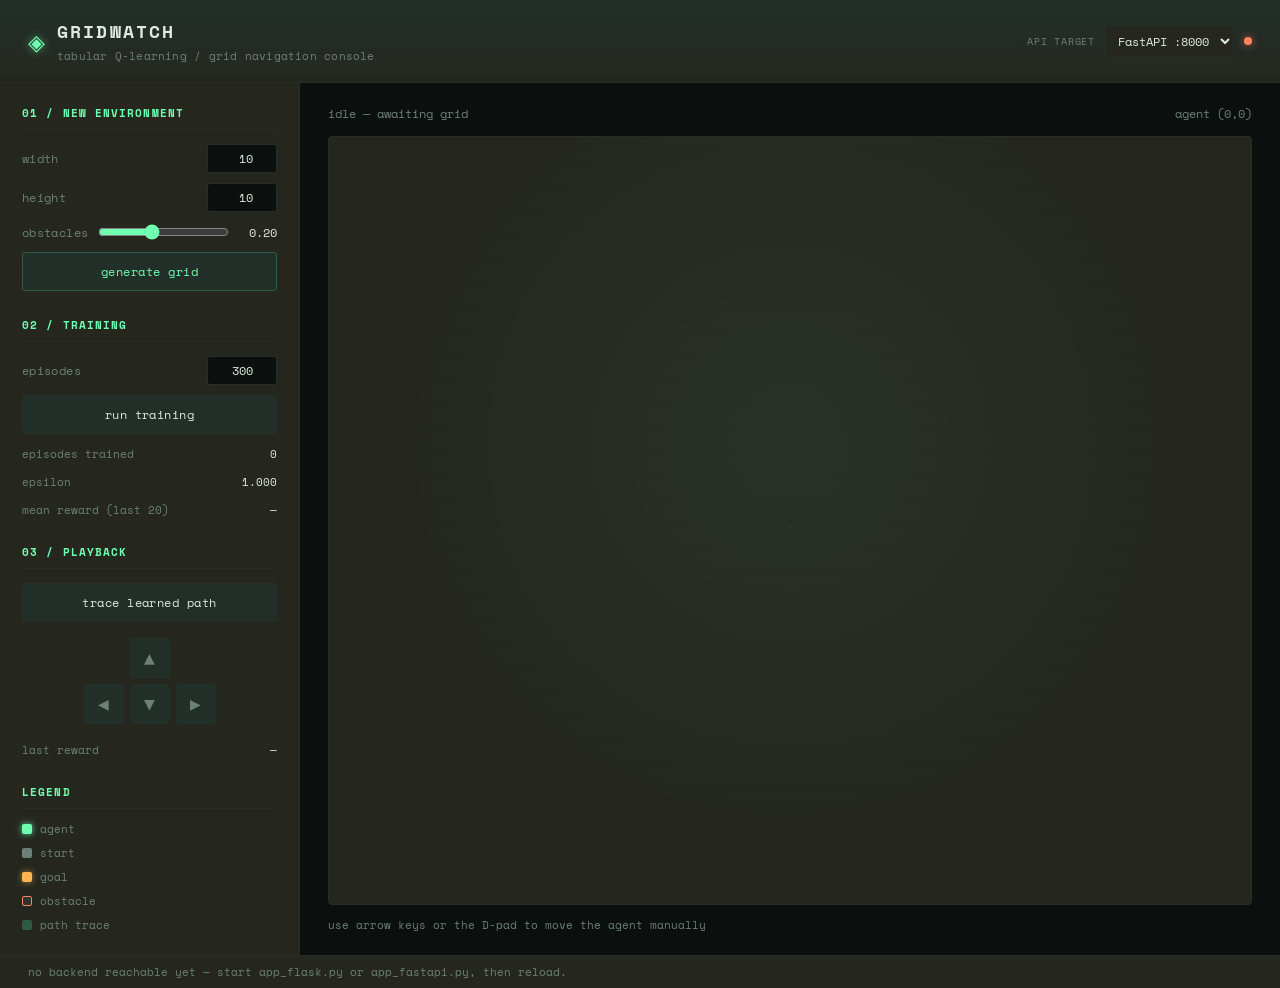
<file: DL_projects/grid_agent_project/frontend/index.html>
<!DOCTYPE html>
<html lang="en">
<head>
<meta charset="UTF-8" />
<meta name="viewport" content="width=device-width, initial-scale=1.0" />
<title>GRIDWATCH // Agent Console</title>
<link rel="preconnect" href="https://fonts.googleapis.com">
<link rel="preconnect" href="https://fonts.gstatic.com" crossorigin>
<link href="https://fonts.googleapis.com/css2?family=Space+Mono:ital,wght@0,400;0,700;1,400&family=IBM+Plex+Sans:wght@400;500;600&display=swap" rel="stylesheet">
<link rel="stylesheet" href="style.css" />
</head>
<body>

<div class="scanlines"></div>

<div class="console">

  <!-- ============ HEADER ============ -->
  <header class="topbar">
    <div class="brand">
      <span class="brand-mark">◈</span>
      <div class="brand-text">
        <h1>GRIDWATCH</h1>
        <span class="brand-sub">tabular Q-learning / grid navigation console</span>
      </div>
    </div>
    <div class="conn">
      <label for="apiBase" class="conn-label">API TARGET</label>
      <select id="apiBase">
        <option value="http://localhost:8000">FastAPI :8000</option>
        <option value="http://localhost:5000">Flask :5000</option>
      </select>
      <span id="connDot" class="conn-dot" title="connection status"></span>
    </div>
  </header>

  <!-- ============ BODY ============ -->
  <main class="body">

    <!-- ---- LEFT: control panel ---- -->
    <aside class="panel">

      <section class="panel-block">
        <h2 class="block-title">01 / new environment</h2>
        <div class="field-row">
          <label>width</label>
          <input id="cfgWidth" type="number" min="4" max="24" value="10" />
        </div>
        <div class="field-row">
          <label>height</label>
          <input id="cfgHeight" type="number" min="4" max="24" value="10" />
        </div>
        <div class="field-row">
          <label>obstacles</label>
          <input id="cfgObstacle" type="range" min="0" max="0.5" step="0.05" value="0.2" />
          <span id="cfgObstacleVal" class="field-val">0.20</span>
        </div>
        <button id="btnReset" class="btn btn-primary">generate grid</button>
      </section>

      <section class="panel-block">
        <h2 class="block-title">02 / training</h2>
        <div class="field-row">
          <label>episodes</label>
          <input id="cfgEpisodes" type="number" min="10" max="5000" value="300" />
        </div>
        <button id="btnTrain" class="btn">run training</button>
        <div class="stat-line"><span>episodes trained</span><b id="statEpisodes">0</b></div>
        <div class="stat-line"><span>epsilon</span><b id="statEpsilon">1.000</b></div>
        <div class="stat-line"><span>mean reward (last 20)</span><b id="statReward">—</b></div>
      </section>

      <section class="panel-block">
        <h2 class="block-title">03 / playback</h2>
        <button id="btnPath" class="btn">trace learned path</button>
        <div class="dpad" aria-label="manual step controls">
          <button class="dpad-btn dpad-up"    data-action="0">▲</button>
          <button class="dpad-btn dpad-left"  data-action="2">◀</button>
          <button class="dpad-btn dpad-right" data-action="3">▶</button>
          <button class="dpad-btn dpad-down"  data-action="1">▼</button>
        </div>
        <div class="stat-line"><span>last reward</span><b id="statLastReward">—</b></div>
      </section>

      <section class="panel-block legend">
        <h2 class="block-title">legend</h2>
        <div class="legend-row"><span class="swatch swatch-agent"></span> agent</div>
        <div class="legend-row"><span class="swatch swatch-start"></span> start</div>
        <div class="legend-row"><span class="swatch swatch-goal"></span> goal</div>
        <div class="legend-row"><span class="swatch swatch-obstacle"></span> obstacle</div>
        <div class="legend-row"><span class="swatch swatch-trail"></span> path trace</div>
      </section>

    </aside>

    <!-- ---- RIGHT: grid display ---- -->
    <section class="stage">
      <div class="stage-header">
        <span id="stageStatus" class="stage-status">idle — awaiting grid</span>
        <span id="stageCoords" class="stage-coords">agent (0,0)</span>
      </div>
      <div id="gridWrap" class="grid-wrap">
        <div id="grid" class="grid"></div>
      </div>
      <div class="stage-footer">
        <span>use arrow keys or the D-pad to move the agent manually</span>
      </div>
    </section>

  </main>

  <footer class="statusbar">
    <span id="logLine">system ready.</span>
  </footer>

</div>

<script src="script.js"></script>
</body>
</html>
</file>
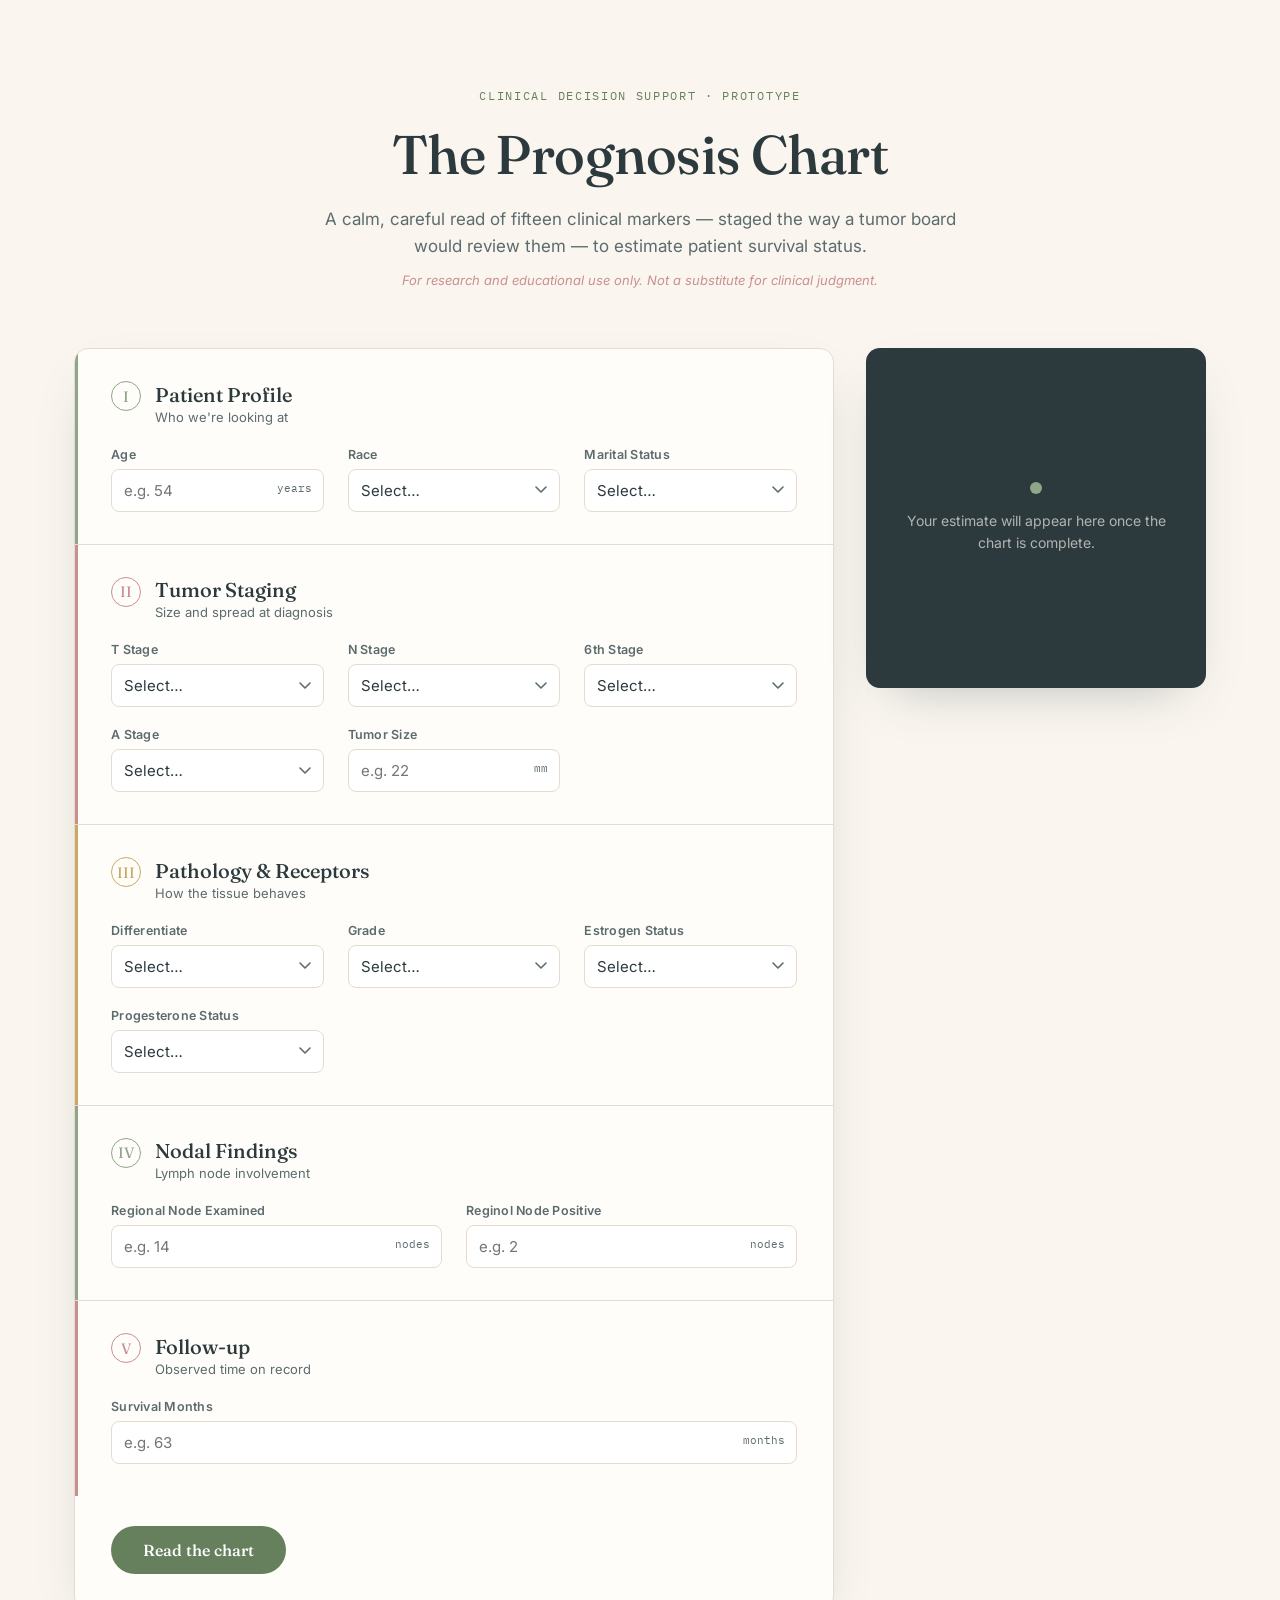
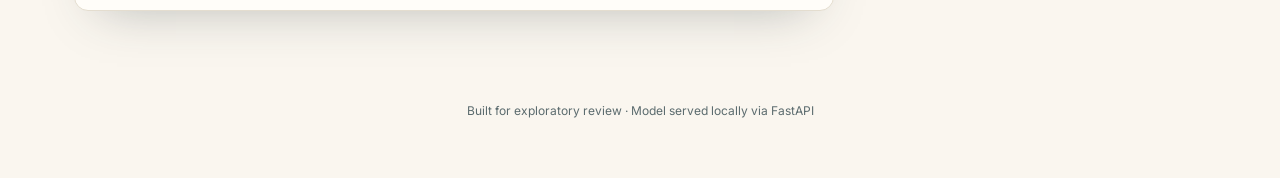
<file: DL_projects/breast_cancer/bc_index.html>
<!DOCTYPE html>
<html lang="en">
<head>
<meta charset="UTF-8" />
<meta name="viewport" content="width=device-width, initial-scale=1.0" />
<title>Prognosis Chart · Breast Cancer Outcome Estimator</title>
<link rel="preconnect" href="https://fonts.googleapis.com">
<link rel="preconnect" href="https://fonts.gstatic.com" crossorigin>
<link href="https://fonts.googleapis.com/css2?family=Fraunces:opsz,wght@9..144,400;9..144,500;9..144,600&family=Inter:wght@400;500;600;700&family=IBM+Plex+Mono:wght@400;500&display=swap" rel="stylesheet">
<link rel="stylesheet" href="bc_style.css" />
</head>
<body>
 
  <!-- ambient ECG watermark -->
  <svg class="ecg-watermark" viewBox="0 0 1200 200" preserveAspectRatio="none" aria-hidden="true">
    <path id="ecgPath" d="M0,100 L200,100 L230,100 L245,40 L260,160 L275,100 L320,100 L900,100 L930,100 L945,40 L960,160 L975,100 L1020,100 L1200,100" />
  </svg>
 
  <header class="hero">
    <p class="eyebrow">Clinical Decision Support · Prototype</p>
    <h1>The Prognosis Chart</h1>
    <p class="hero-sub">A calm, careful read of fifteen clinical markers — staged the way a tumor board would review them — to estimate patient survival status.</p>
    <p class="hero-note">For research and educational use only. Not a substitute for clinical judgment.</p>
  </header>
 
  <main class="chart-wrap">
    <form id="prognosisForm" class="chart" autocomplete="off">
 
      <!-- SECTION 1 -->
      <section class="chart-section" style="--accent:#8FA688">
        <div class="section-label">
          <span class="section-index">I</span>
          <div>
            <h2>Patient Profile</h2>
            <p>Who we're looking at</p>
          </div>
        </div>
        <div class="field-grid">
          <div class="field">
            <label for="age">Age</label>
            <input type="number" id="age" name="Age" min="18" max="110" placeholder="e.g. 54" required />
            <span class="unit">years</span>
          </div>
          <div class="field">
            <label for="race">Race</label>
            <select id="race" name="Race" required>
              <option value="" disabled selected>Select…</option>
              <option>White</option>
              <option>Black</option>
              <option>Other</option>
            </select>
          </div>
          <div class="field">
            <label for="marital">Marital Status</label>
            <select id="marital" name="Marital Status" required>
              <option value="" disabled selected>Select…</option>
              <option>Married</option>
              <option>Divorced</option>
              <option>Single</option>
              <option>Widowed</option>
              <option>Separated</option>
            </select>
          </div>
        </div>
      </section>
 
      <!-- SECTION 2 -->
      <section class="chart-section" style="--accent:#C98F8F">
        <div class="section-label">
          <span class="section-index">II</span>
          <div>
            <h2>Tumor Staging</h2>
            <p>Size and spread at diagnosis</p>
          </div>
        </div>
        <div class="field-grid">
          <div class="field">
            <label for="tstage">T Stage</label>
            <select id="tstage" name="T Stage" required>
              <option value="" disabled selected>Select…</option>
              <option>T1</option><option>T2</option><option>T3</option><option>T4</option>
            </select>
          </div>
          <div class="field">
            <label for="nstage">N Stage</label>
            <select id="nstage" name="N Stage" required>
              <option value="" disabled selected>Select…</option>
              <option>N1</option><option>N2</option><option>N3</option>
            </select>
          </div>
          <div class="field">
            <label for="sixthstage">6th Stage</label>
            <select id="sixthstage" name="6th Stage" required>
              <option value="" disabled selected>Select…</option>
              <option>IIA</option><option>IIB</option><option>IIIA</option><option>IIIB</option><option>IIIC</option>
            </select>
          </div>
          <div class="field">
            <label for="astage">A Stage</label>
            <select id="astage" name="A Stage" required>
              <option value="" disabled selected>Select…</option>
              <option>Regional</option>
              <option>Distant</option>
            </select>
          </div>
          <div class="field">
            <label for="tumorsize">Tumor Size</label>
            <input type="number" id="tumorsize" name="Tumor Size" min="0" step="0.1" placeholder="e.g. 22" required />
            <span class="unit">mm</span>
          </div>
        </div>
      </section>
 
      <!-- SECTION 3 -->
      <section class="chart-section" style="--accent:#C9A961">
        <div class="section-label">
          <span class="section-index">III</span>
          <div>
            <h2>Pathology &amp; Receptors</h2>
            <p>How the tissue behaves</p>
          </div>
        </div>
        <div class="field-grid">
          <div class="field">
            <label for="differentiate">Differentiate</label>
            <select id="differentiate" name="differentiate" required>
              <option value="" disabled selected>Select…</option>
              <option>Well differentiated</option>
              <option>Moderately differentiated</option>
              <option>Poorly differentiated</option>
              <option>Undifferentiated</option>
            </select>
          </div>
          <div class="field">
            <label for="grade">Grade</label>
            <select id="grade" name="Grade" required>
              <option value="" disabled selected>Select…</option>
              <option value="1">1</option>
              <option value="2">2</option>
              <option value="3">3</option>
              <option value="anaplastic; Grade IV">Anaplastic; Grade IV</option>
            </select>
          </div>
          <div class="field">
            <label for="estrogen">Estrogen Status</label>
            <select id="estrogen" name="Estrogen Status" required>
              <option value="" disabled selected>Select…</option>
              <option>Positive</option>
              <option>Negative</option>
            </select>
          </div>
          <div class="field">
            <label for="progesterone">Progesterone Status</label>
            <select id="progesterone" name="Progesterone Status" required>
              <option value="" disabled selected>Select…</option>
              <option>Positive</option>
              <option>Negative</option>
            </select>
          </div>
        </div>
      </section>
 
      <!-- SECTION 4 -->
      <section class="chart-section" style="--accent:#8FA688">
        <div class="section-label">
          <span class="section-index">IV</span>
          <div>
            <h2>Nodal Findings</h2>
            <p>Lymph node involvement</p>
          </div>
        </div>
        <div class="field-grid">
          <div class="field">
            <label for="nodesexamined">Regional Node Examined</label>
            <input type="number" id="nodesexamined" name="Regional Node Examined" min="0" placeholder="e.g. 14" required />
            <span class="unit">nodes</span>
          </div>
          <div class="field">
            <label for="nodespositive">Reginol Node Positive</label>
            <input type="number" id="nodespositive" name="Reginol Node Positive" min="0" placeholder="e.g. 2" required />
            <span class="unit">nodes</span>
          </div>
        </div>
      </section>
 
      <!-- SECTION 5 -->
      <section class="chart-section" style="--accent:#C98F8F">
        <div class="section-label">
          <span class="section-index">V</span>
          <div>
            <h2>Follow-up</h2>
            <p>Observed time on record</p>
          </div>
        </div>
        <div class="field-grid">
          <div class="field">
            <label for="survivalmonths">Survival Months</label>
            <input type="number" id="survivalmonths" name="Survival Months" min="0" placeholder="e.g. 63" required />
            <span class="unit">months</span>
          </div>
        </div>
      </section>
 
      <div class="submit-row">
        <button type="submit" id="submitBtn">
          <span class="btn-label">Read the chart</span>
          <span class="btn-spinner" aria-hidden="true"></span>
        </button>
        <p class="submit-hint" id="formHint"></p>
      </div>
    </form>
 
    <!-- RESULT PANEL -->
    <aside class="result-panel" id="resultPanel" aria-live="polite">
      <div class="result-empty" id="resultEmpty">
        <div class="pulse-dot"></div>
        <p>Your estimate will appear here once the chart is complete.</p>
      </div>
      <div class="result-content" id="resultContent" hidden>
        <p class="result-eyebrow">Estimated Outcome</p>
        <h3 id="resultLabel">—</h3>
        <div class="confidence-bar">
          <div class="confidence-fill" id="confidenceFill"></div>
        </div>
        <p class="confidence-text" id="confidenceText"></p>
        <p class="result-footnote">This estimate reflects statistical patterns in historical records and is not a diagnosis. Please discuss all results with a treating oncologist.</p>
      </div>
    </aside>
  </main>
 
  <footer class="site-footer">
    <p>Built for exploratory review · Model served locally via FastAPI</p>
  </footer>
 
  <script src="bc_script.js"></script>
</body>
</html>
</file>
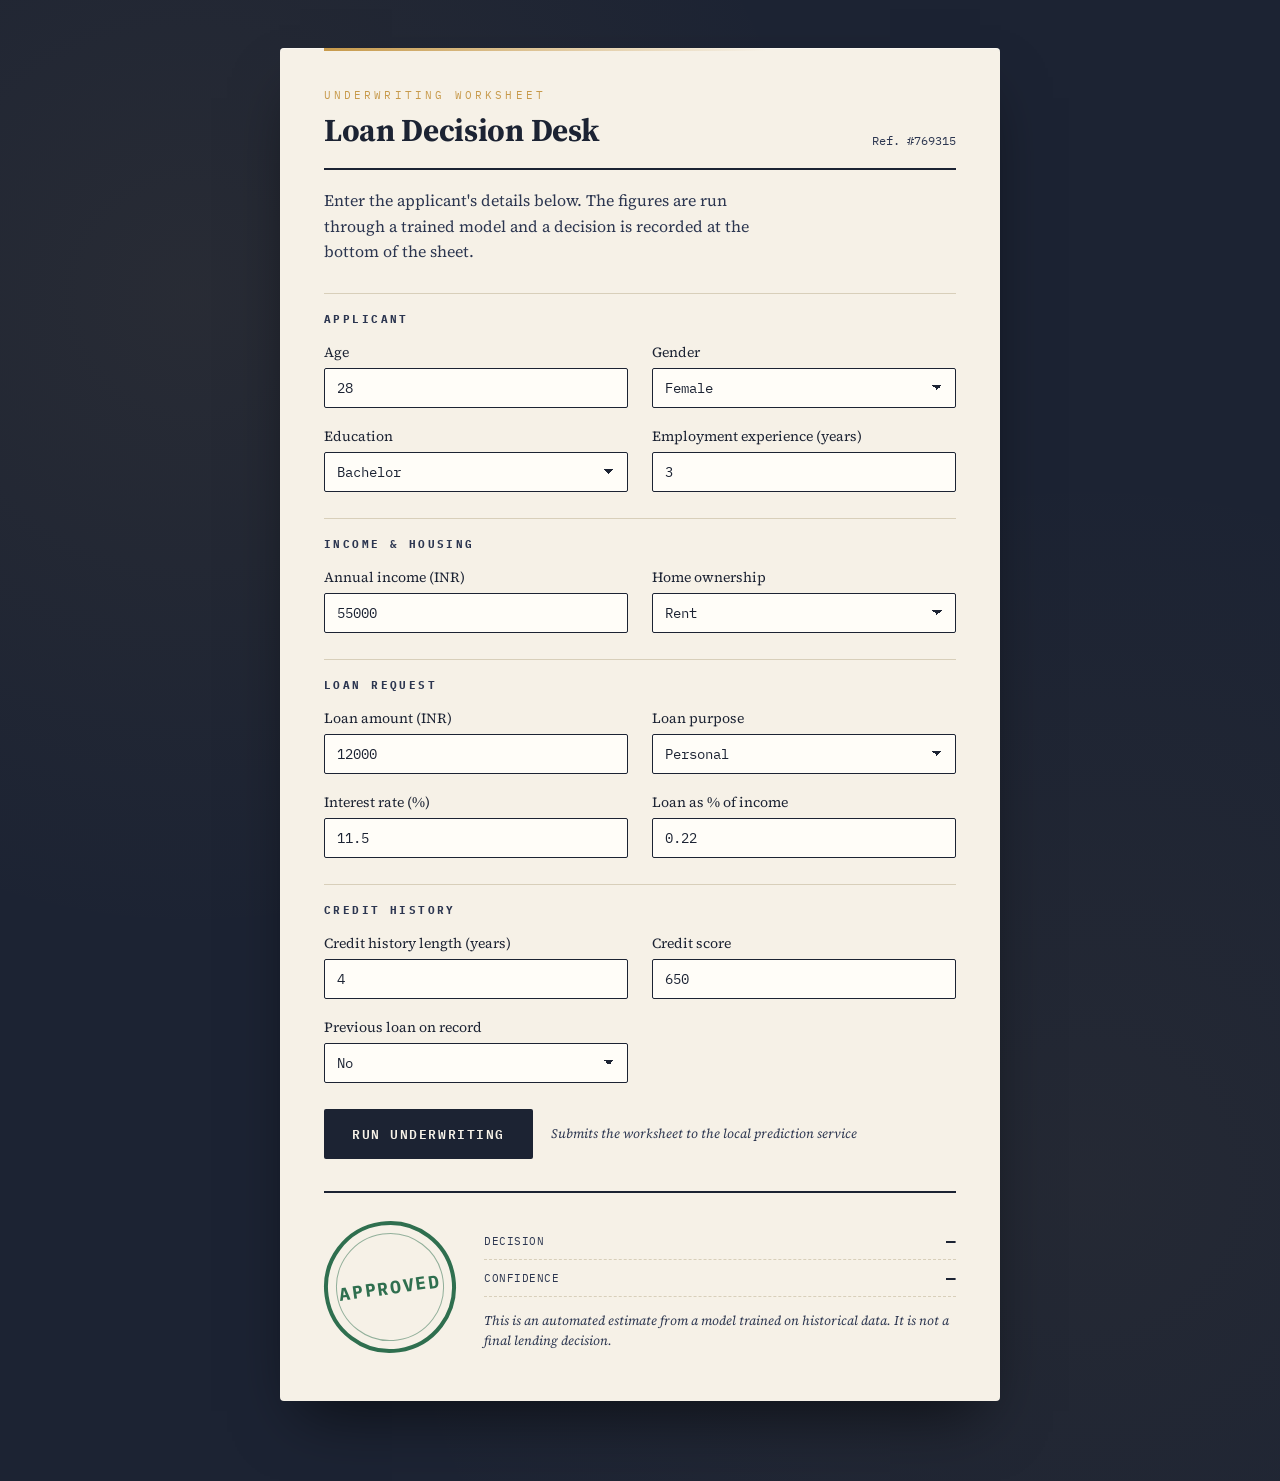
<file: ML_Projects/Loan_Approval_Model/LoanPredictor.html>
<!DOCTYPE html>
<html lang="en">
<head>
  <meta charset="UTF-8" />
  <meta name="viewport" content="width=device-width, initial-scale=1.0" />
  <title>Loan Decision Desk</title>
  <link rel="preconnect" href="https://fonts.googleapis.com">
  <link rel="preconnect" href="https://fonts.gstatic.com" crossorigin>
  <link href="https://fonts.googleapis.com/css2?family=Source+Serif+4:opsz,wght@8..60,400;8..60,600;8..60,700&family=IBM+Plex+Mono:wght@400;500;600&display=swap" rel="stylesheet">
  <link rel="stylesheet" href="style.css" />
</head>
<body>

  <div class="ledger">

    <header class="ledger__header">
      <div class="ledger__title">
        <span class="ledger__eyebrow">Underwriting Worksheet</span>
        <h1>Loan Decision Desk</h1>
      </div>
      <div class="ledger__ref" id="ref-number">Ref. — </div>
    </header>

    <p class="ledger__intro">
      Enter the applicant's details below. The figures are run through a trained
      model and a decision is recorded at the bottom of the sheet.
    </p>

    <form id="loan-form" class="form">

      <section class="form__section">
        <h2 class="form__section-title">Applicant</h2>
        <div class="form__grid">

          <div class="field">
            <label for="age">Age</label>
            <input type="number" id="age" name="Age" min="18" max="100" required value="28" />
          </div>

          <div class="field">
            <label for="gender">Gender</label>
            <select id="gender" name="Gender" required>
              <option value="female">Female</option>
              <option value="male">Male</option>
            </select>
          </div>

          <div class="field">
            <label for="education">Education</label>
            <select id="education" name="Education" required>
              <option value="High School">High School</option>
              <option value="Associate">Associate</option>
              <option value="Bachelor" selected>Bachelor</option>
              <option value="Master">Master</option>
              <option value="Doctorate">Doctorate</option>
            </select>
          </div>

          <div class="field">
            <label for="experience">Employment experience (years)</label>
            <input type="number" id="experience" name="Employee Experience" min="0" max="60" required value="3" />
          </div>

        </div>
      </section>

      <section class="form__section">
        <h2 class="form__section-title">Income &amp; housing</h2>
        <div class="form__grid">

          <div class="field">
            <label for="income">Annual income (INR)</label>
            <input type="number" id="income" name="Person Income" min="0" step="100" required value="55000" />
          </div>

          <div class="field">
            <label for="home">Home ownership</label>
            <select id="home" name="Home Onwership" required>
              <option value="RENT">Rent</option>
              <option value="MORTGAGE">Mortgage</option>
              <option value="OWN">Own</option>
              <option value="OTHER">Other</option>
            </select>
          </div>

        </div>
      </section>

      <section class="form__section">
        <h2 class="form__section-title">Loan request</h2>
        <div class="form__grid">

          <div class="field">
            <label for="loan-amount">Loan amount (INR)</label>
            <input type="number" id="loan-amount" name="Loan Amount" min="0" step="100" required value="12000" />
          </div>

          <div class="field">
            <label for="loan-intent">Loan purpose</label>
            <select id="loan-intent" name="Loan Intent" required>
              <option value="PERSONAL">Personal</option>
              <option value="EDUCATION">Education</option>
              <option value="MEDICAL">Medical</option>
              <option value="VENTURE">Venture</option>
              <option value="HOMEIMPROVEMENT">Home improvement</option>
              <option value="DEBTCONSOLIDATION">Debt consolidation</option>
            </select>
          </div>

          <div class="field">
            <label for="interest-rate">Interest rate (%)</label>
            <input type="number" id="interest-rate" name="Loan interest Rate" min="0" max="40" step="0.01" required value="11.5" />
          </div>

          <div class="field">
            <label for="loan-percentage">Loan as % of income</label>
            <input type="number" id="loan-percentage" name="Loan percentage" min="0" max="2" step="0.01" required value="0.22" />
          </div>

        </div>
      </section>

      <section class="form__section">
        <h2 class="form__section-title">Credit history</h2>
        <div class="form__grid">

          <div class="field">
            <label for="credit-history">Credit history length (years)</label>
            <input type="number" id="credit-history" name="Credit History" min="0" max="40" required value="4" />
          </div>

          <div class="field">
            <label for="credit-score">Credit score</label>
            <input type="number" id="credit-score" name="Credit Score" min="300" max="900" required value="650" />
          </div>

          <div class="field">
            <label for="previous-loan">Previous loan on record</label>
            <select id="previous-loan" name="Previous Loan" required>
              <option value="No">No</option>
              <option value="Yes">Yes</option>
            </select>
          </div>

        </div>
      </section>

      <div class="form__actions">
        <button type="submit" id="submit-btn" class="btn">Run underwriting</button>
        <span class="form__hint">Submits the worksheet to the local prediction service</span>
      </div>

    </form>

    <section id="result" class="result" hidden>
      <div class="result__stamp" id="stamp">
        <span id="stamp-text">APPROVED</span>
      </div>
      <div class="result__details">
        <p class="result__line"><span>Decision</span><strong id="decision-text">—</strong></p>
        <p class="result__line"><span>Confidence</span><strong id="confidence-text">—</strong></p>
        <p class="result__note">
          This is an automated estimate from a model trained on historical data.
          It is not a final lending decision.
        </p>
      </div>
    </section>

    <section id="error-box" class="error" hidden>
      Could not reach the prediction service. Make sure <code>app.py</code> is running
      on <code>http://127.0.0.1:8000</code>.
    </section>

  </div>

  <script src="script.js"></script>
</body>
</html>
</file>
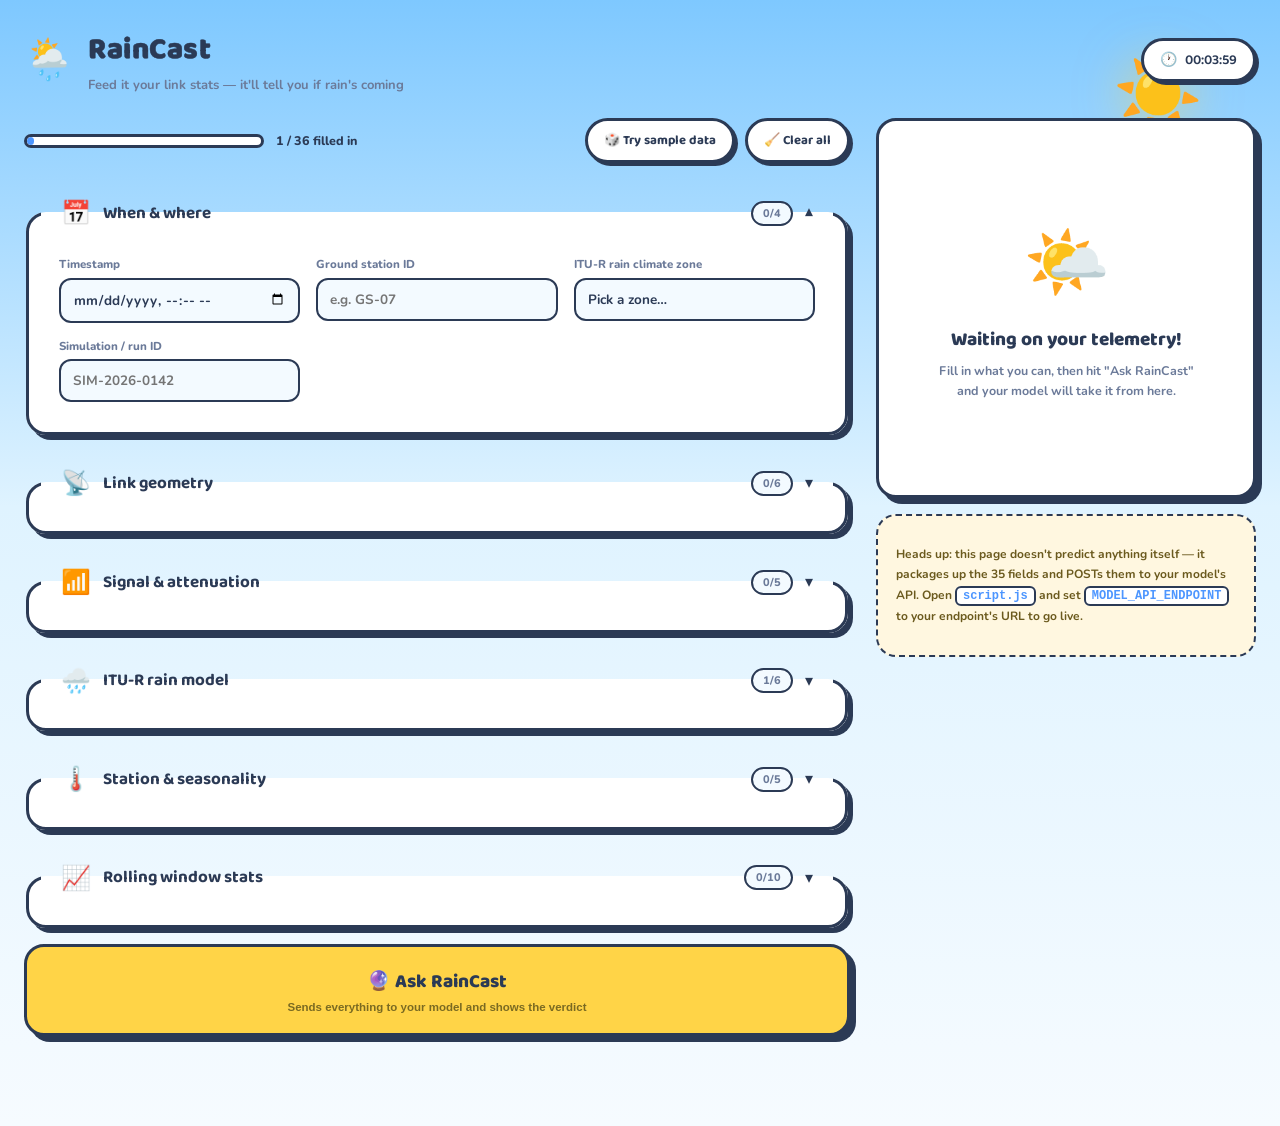
<file: ML_Projects/Raining_Rate/frontend/rain.html>
<!DOCTYPE html>
<html lang="en">
<head>
<meta charset="UTF-8">
<meta name="viewport" content="width=device-width, initial-scale=1.0">
<title>RainCast — Will It Rain?</title>
<link rel="preconnect" href="https://fonts.googleapis.com">
<link href="https://fonts.googleapis.com/css2?family=Baloo+2:wght@500;600;700;800&family=Nunito:wght@400;600;700;800&display=swap" rel="stylesheet">
<link rel="stylesheet" href="rain_s.css">
</head>
<body>

<div class="sky" aria-hidden="true">
  <div class="cloud cloud--1">☁️</div>
  <div class="cloud cloud--2">☁️</div>
  <div class="cloud cloud--3">☁️</div>
  <div class="sun" id="bgSun">☀️</div>
  <div class="drops" id="bgDrops"></div>
</div>

<header class="top">
  <div class="top-inner">
    <div class="logo">
      <span class="logo-badge">🌦️</span>
      <div>
        <h1>RainCast</h1>
        <p>Feed it your link stats — it'll tell you if rain's coming</p>
      </div>
    </div>
    <div class="mood-chip" id="clockChip">
      <span>🕐</span>
      <span id="clockText">--:--:--</span>
    </div>
  </div>
</header>

<main class="layout">

  <section class="form-col">
    <div class="toolbar">
      <div class="progress-wrap">
        <div class="progress-track"><div class="progress-fill" id="progressFill"></div></div>
        <span class="progress-text"><span id="filledCount">0</span> / <span id="totalCount">35</span> filled in</span>
      </div>
      <div class="toolbar-actions">
        <button type="button" class="btn btn--ghost" id="sampleBtn">🎲 Try sample data</button>
        <button type="button" class="btn btn--ghost" id="resetBtn">🧹 Clear all</button>
      </div>
    </div>

    <form id="predictForm" autocomplete="off">

      <!-- SECTION 1 -->
      <fieldset class="panel" data-panel="meta">
        <legend class="panel-legend">
          <button type="button" class="panel-toggle" aria-expanded="true">
            <span class="panel-icon">📅</span>
            <span class="panel-title">When &amp; where</span>
            <span class="panel-count" data-count-for="meta">0/4</span>
            <span class="chev">▾</span>
          </button>
        </legend>
        <div class="panel-body">
          <div class="field">
            <label for="timestamp">Timestamp</label>
            <input type="datetime-local" id="timestamp" name="timestamp" data-field>
          </div>
          <div class="field">
            <label for="station">Ground station ID</label>
            <input type="text" id="station" name="station" placeholder="e.g. GS-07" data-field>
          </div>
          <div class="field">
            <label for="climate">ITU-R rain climate zone</label>
            <select id="climate" name="climate" data-field>
              <option value="">Pick a zone…</option>
              <option>A</option><option>B</option><option>C</option><option>D</option>
              <option>E</option><option>F</option><option>G</option><option>H</option>
              <option>J</option><option>K</option><option>L</option><option>M</option>
              <option>N</option><option>P</option><option>Q</option>
            </select>
          </div>
          <div class="field">
            <label for="simulation_id">Simulation / run ID</label>
            <input type="text" id="simulation_id" name="simulation_id" placeholder="SIM-2026-0142" data-field>
          </div>
        </div>
      </fieldset>

      <!-- SECTION 2 -->
      <fieldset class="panel" data-panel="geometry">
        <legend class="panel-legend">
          <button type="button" class="panel-toggle" aria-expanded="false">
            <span class="panel-icon">📡</span>
            <span class="panel-title">Link geometry</span>
            <span class="panel-count" data-count-for="geometry">0/6</span>
            <span class="chev">▾</span>
          </button>
        </legend>
        <div class="panel-body is-collapsed">
          <div class="field">
            <label for="carrier_frequency_ghz">Carrier frequency <em>(GHz)</em></label>
            <input type="number" step="0.01" id="carrier_frequency_ghz" name="carrier_frequency_ghz" placeholder="20.2" data-field>
          </div>
          <div class="field">
            <label for="frequency_ghz">Link frequency <em>(GHz)</em></label>
            <input type="number" step="0.01" id="frequency_ghz" name="frequency_ghz" placeholder="20.2" data-field>
          </div>
          <div class="field">
            <label for="elevation_angle_deg">Elevation angle <em>(°)</em></label>
            <input type="number" step="0.1" min="0" max="90" id="elevation_angle_deg" name="elevation_angle_deg" placeholder="42.5" data-field>
          </div>
          <div class="field">
            <label for="slant_range_km">Slant range <em>(km)</em></label>
            <input type="number" step="0.1" id="slant_range_km" name="slant_range_km" placeholder="38500" data-field>
          </div>
          <div class="field">
            <label for="rain_height_km">Rain height <em>(km)</em></label>
            <input type="number" step="0.01" id="rain_height_km" name="rain_height_km" placeholder="3.6" data-field>
          </div>
          <div class="field">
            <label for="effective_path_length_km">Effective path length <em>(km)</em></label>
            <input type="number" step="0.01" id="effective_path_length_km" name="effective_path_length_km" placeholder="5.2" data-field>
          </div>
        </div>
      </fieldset>

      <!-- SECTION 3 -->
      <fieldset class="panel" data-panel="signal">
        <legend class="panel-legend">
          <button type="button" class="panel-toggle" aria-expanded="false">
            <span class="panel-icon">📶</span>
            <span class="panel-title">Signal &amp; attenuation</span>
            <span class="panel-count" data-count-for="signal">0/5</span>
            <span class="chev">▾</span>
          </button>
        </legend>
        <div class="panel-body is-collapsed">
          <div class="field">
            <label for="received_snr_db">Received SNR <em>(dB)</em></label>
            <input type="number" step="0.01" id="received_snr_db" name="received_snr_db" placeholder="14.2" data-field>
          </div>
          <div class="field">
            <label for="fspl_db">Free-space path loss <em>(dB)</em></label>
            <input type="number" step="0.01" id="fspl_db" name="fspl_db" placeholder="210.4" data-field>
          </div>
          <div class="field">
            <label for="gaseous_attenuation_db">Gaseous attenuation <em>(dB)</em></label>
            <input type="number" step="0.01" id="gaseous_attenuation_db" name="gaseous_attenuation_db" placeholder="0.8" data-field>
          </div>
          <div class="field">
            <label for="excess_attenuation_db">Excess attenuation <em>(dB)</em></label>
            <input type="number" step="0.01" id="excess_attenuation_db" name="excess_attenuation_db" placeholder="2.1" data-field>
          </div>
          <div class="field">
            <label for="specific_attenuation_db_per_km">Specific attenuation <em>(dB/km)</em></label>
            <input type="number" step="0.001" id="specific_attenuation_db_per_km" name="specific_attenuation_db_per_km" placeholder="0.42" data-field>
          </div>
        </div>
      </fieldset>

      <!-- SECTION 4 -->
      <fieldset class="panel" data-panel="itu">
        <legend class="panel-legend">
          <button type="button" class="panel-toggle" aria-expanded="false">
            <span class="panel-icon">🌧️</span>
            <span class="panel-title">ITU-R rain model</span>
            <span class="panel-count" data-count-for="itu">0/6</span>
            <span class="chev">▾</span>
          </button>
        </legend>
        <div class="panel-body is-collapsed">
          <div class="field">
            <label for="itu_k">ITU-R P.838 coefficient <em>k</em></label>
            <input type="number" step="0.0001" id="itu_k" name="itu_k" placeholder="0.0751" data-field>
          </div>
          <div class="field">
            <label for="itu_alpha">ITU-R P.838 coefficient <em>α</em></label>
            <input type="number" step="0.0001" id="itu_alpha" name="itu_alpha" placeholder="1.099" data-field>
          </div>
          <div class="field">
            <label for="itu_R001">Rain rate exceeded 0.01% of time, R₀.₀₁ <em>(mm/hr)</em></label>
            <input type="number" step="0.1" id="itu_R001" name="itu_R001" placeholder="42" data-field>
          </div>
          <div class="field">
            <label for="itu_P_rain">Probability of rain, P<sub>rain</sub></label>
            <input type="number" step="0.001" min="0" max="1" id="itu_P_rain" name="itu_P_rain" placeholder="0.18" data-field>
          </div>
          <div class="field">
            <label for="rain_rate_mm_per_hr">Instantaneous rain rate <em>(mm/hr)</em></label>
            <input type="number" step="0.1" id="rain_rate_mm_per_hr" name="rain_rate_mm_per_hr" placeholder="6.5" data-field>
          </div>
          <div class="field field--toggle">
            <label for="rain_event">Rain gauge flag (ground truth, if known)</label>
            <div class="toggle-row">
              <button type="button" class="toggle-switch" id="rain_event_toggle" data-state="0" role="switch" aria-checked="false">
                <span class="toggle-knob">☀️</span>
              </button>
              <span class="toggle-state" id="rain_event_label">No / unknown</span>
              <input type="hidden" id="rain_event" name="rain_event" value="0" data-field>
            </div>
          </div>
        </div>
      </fieldset>

      <!-- SECTION 5 -->
      <fieldset class="panel" data-panel="env">
        <legend class="panel-legend">
          <button type="button" class="panel-toggle" aria-expanded="false">
            <span class="panel-icon">🌡️</span>
            <span class="panel-title">Station &amp; seasonality</span>
            <span class="panel-count" data-count-for="env">0/5</span>
            <span class="chev">▾</span>
          </button>
        </legend>
        <div class="panel-body is-collapsed">
          <div class="field">
            <label for="gs_latitude">Station latitude <em>(°)</em></label>
            <input type="number" step="0.0001" min="-90" max="90" id="gs_latitude" name="gs_latitude" placeholder="28.6139" data-field>
          </div>
          <div class="field">
            <label for="gs_humidity">Surface humidity <em>(%)</em></label>
            <input type="number" step="0.1" min="0" max="100" id="gs_humidity" name="gs_humidity" placeholder="78" data-field>
          </div>
          <div class="field">
            <label for="gs_wv">Water vapor content <em>(kg/m²)</em></label>
            <input type="number" step="0.01" id="gs_wv" name="gs_wv" placeholder="34.2" data-field>
          </div>
          <div class="field field--pair">
            <label>Seasonal phase (from timestamp)</label>
            <div class="pair-row">
              <input type="number" step="0.0001" min="-1" max="1" id="season_sin" name="season_sin" placeholder="sin" data-field>
              <input type="number" step="0.0001" min="-1" max="1" id="season_cos" name="season_cos" placeholder="cos" data-field>
              <button type="button" class="btn btn--mini" id="deriveSeason">✨ Derive</button>
            </div>
          </div>
        </div>
      </fieldset>

      <!-- SECTION 6 -->
      <fieldset class="panel" data-panel="rolling">
        <legend class="panel-legend">
          <button type="button" class="panel-toggle" aria-expanded="false">
            <span class="panel-icon">📈</span>
            <span class="panel-title">Rolling window stats</span>
            <span class="panel-count" data-count-for="rolling">0/10</span>
            <span class="chev">▾</span>
          </button>
        </legend>
        <div class="panel-body is-collapsed">
          <div class="field">
            <label for="snr_roll_mean_5min">SNR rolling mean, 5min <em>(dB)</em></label>
            <input type="number" step="0.01" id="snr_roll_mean_5min" name="snr_roll_mean_5min" placeholder="13.9" data-field>
          </div>
          <div class="field">
            <label for="snr_roll_std_5min">SNR rolling std, 5min <em>(dB)</em></label>
            <input type="number" step="0.01" id="snr_roll_std_5min" name="snr_roll_std_5min" placeholder="0.6" data-field>
          </div>
          <div class="field">
            <label for="snr_roll_max_5min">SNR rolling max, 5min <em>(dB)</em></label>
            <input type="number" step="0.01" id="snr_roll_max_5min" name="snr_roll_max_5min" placeholder="15.1" data-field>
          </div>
          <div class="field">
            <label for="snr_roll_min_5min">SNR rolling min, 5min <em>(dB)</em></label>
            <input type="number" step="0.01" id="snr_roll_min_5min" name="snr_roll_min_5min" placeholder="12.4" data-field>
          </div>
          <div class="field">
            <label for="snr_roll_mean_30min">SNR rolling mean, 30min <em>(dB)</em></label>
            <input type="number" step="0.01" id="snr_roll_mean_30min" name="snr_roll_mean_30min" placeholder="14.0" data-field>
          </div>
          <div class="field">
            <label for="snr_roll_std_30min">SNR rolling std, 30min <em>(dB)</em></label>
            <input type="number" step="0.01" id="snr_roll_std_30min" name="snr_roll_std_30min" placeholder="0.9" data-field>
          </div>
          <div class="field">
            <label for="attenuation_roll_mean">Attenuation rolling mean <em>(dB)</em></label>
            <input type="number" step="0.01" id="attenuation_roll_mean" name="attenuation_roll_mean" placeholder="1.8" data-field>
          </div>
          <div class="field">
            <label for="attenuation_roll_std">Attenuation rolling std <em>(dB)</em></label>
            <input type="number" step="0.01" id="attenuation_roll_std" name="attenuation_roll_std" placeholder="0.4" data-field>
          </div>
          <div class="field">
            <label for="attenuation_delta">Attenuation delta <em>(dB)</em></label>
            <input type="number" step="0.01" id="attenuation_delta" name="attenuation_delta" placeholder="0.3" data-field>
          </div>
          <div class="field">
            <label for="snr_delta">SNR delta <em>(dB)</em></label>
            <input type="number" step="0.01" id="snr_delta" name="snr_delta" placeholder="-0.5" data-field>
          </div>
        </div>
      </fieldset>

      <button type="submit" class="predict-btn" id="predictBtn">
        <span class="predict-btn-label">🔮 Ask RainCast</span>
        <span class="predict-btn-sub">Sends everything to your model and shows the verdict</span>
      </button>
    </form>
  </section>

  <aside class="result-col">
    <div class="result-card" id="resultCard">

      <div class="result-empty" id="resultEmpty">
        <div class="empty-character">🌤️</div>
        <p class="result-empty-title">Waiting on your telemetry!</p>
        <p class="result-empty-sub">Fill in what you can, then hit "Ask RainCast" and your model will take it from here.</p>
      </div>

      <div class="result-live is-hidden" id="resultLive">
        <div class="character-stage">
          <div class="character" id="character">🌤️</div>
          <div class="fall-drops" id="fallDrops"></div>
        </div>
        <p class="verdict-word" id="verdictWord">—</p>
        <p class="verdict-conf" id="verdictConf">0% confidence</p>
        <p class="verdict-caption" id="verdictCaption">—</p>
        <div class="reasons" id="reasons"></div>
      </div>

      <div class="result-error is-hidden" id="resultError">
        <div class="empty-character">🥴</div>
        <p class="result-empty-title" id="errorTitle">Couldn't reach your model</p>
        <p class="result-empty-sub" id="errorSub">Check the console for details.</p>
      </div>

    </div>

    <div class="notice">
      <p><strong>Heads up:</strong> this page doesn't predict anything itself — it packages up the 35 fields and POSTs them to <strong>your</strong> model's API. Open <code>script.js</code> and set <code>MODEL_API_ENDPOINT</code> to your endpoint's URL to go live.</p>
    </div>
  </aside>

</main>

<script src="rain_j.js"></script>
</body>
</html>
</file>
<file: DL_projects/grid_agent_project/frontend/style.css>
/* ==========================================================================
   GRIDWATCH — design tokens
   Palette: near-black phosphor console. Primary signal = green (#6FFFB0),
   alert/goal signal = amber (#FFB454). Everything else stays quiet.
   Type: Space Mono for structure/data, IBM Plex Sans for prose.
   ========================================================================== */
:root {
  --bg:            #0B0F0E;
  --panel:         #25271f;
  --panel-raised:  #222f29;
  --line:          #223029;
  --grid-line:     #1B2521;
  --text:          #DCEAE1;
  --text-muted:    #6B8177;
  --green:         #6FFFB0;
  --green-dim:     #2E5B45;
  --amber:         #FFB454;
  --red:           #ff845e;

  --font-mono: 'Space Mono', 'SFMono-Regular', monospace;
  --font-body: 'IBM Plex Sans', system-ui, sans-serif;
}

* { box-sizing: border-box; }

html, body {
  margin: 0;
  padding: 0;
  background: var(--bg);
  color: var(--text);
  font-family: var(--font-body);
  height: 100%;
}

button, input, select { font-family: inherit; }

/* subtle CRT scanline overlay — signature texture, kept faint */
.scanlines {
  pointer-events: none;
  position: fixed;
  inset: 0;
  z-index: 50;
  background: repeating-linear-gradient(
    to bottom,
    rgba(255,255,255,0.012) 0px,
    rgba(255,255,255,0.012) 1px,
    transparent 1px,
    transparent 3px
  );
  mix-blend-mode: overlay;
}

.console {
  min-height: 100vh;
  display: flex;
  flex-direction: column;
}

/* ---------------------------------- header ---------------------------------- */
.topbar {
  display: flex;
  align-items: center;
  justify-content: space-between;
  padding: 18px 28px;
  border-bottom: 1px solid var(--line);
  background: linear-gradient(to bottom, var(--panel-raised), var(--panel));
}

.brand { display: flex; align-items: center; gap: 12px; }

.brand-mark {
  font-size: 22px;
  color: var(--green);
  text-shadow: 0 0 10px rgba(111,255,176,0.55);
}

.brand-text h1 {
  margin: 0;
  font-family: var(--font-mono);
  font-size: 18px;
  letter-spacing: 0.12em;
  color: var(--text);
}

.brand-sub {
  font-family: var(--font-mono);
  font-size: 11px;
  color: var(--text-muted);
  letter-spacing: 0.02em;
}

.conn { display: flex; align-items: center; gap: 10px; }

.conn-label {
  font-family: var(--font-mono);
  font-size: 10px;
  color: var(--text-muted);
  letter-spacing: 0.08em;
}

#apiBase {
  background: var(--panel);
  color: var(--text);
  border: 1px solid var(--line);
  border-radius: 3px;
  padding: 6px 8px;
  font-family: var(--font-mono);
  font-size: 12px;
}

.conn-dot {
  width: 8px;
  height: 8px;
  border-radius: 50%;
  background: var(--text-muted);
  box-shadow: 0 0 6px rgba(0,0,0,0);
  transition: background 0.2s, box-shadow 0.2s;
}
.conn-dot.online  { background: var(--green); box-shadow: 0 0 8px rgba(111,255,176,0.7); }
.conn-dot.offline { background: var(--red); box-shadow: 0 0 8px rgba(255,107,94,0.7); }

/* ---------------------------------- body layout ---------------------------------- */
.body {
  flex: 1;
  display: grid;
  grid-template-columns: 300px 1fr;
  gap: 0;
}

@media (max-width: 860px) {
  .body { grid-template-columns: 1fr; }
}

/* ---------------------------------- side panel ---------------------------------- */
.panel {
  border-right: 1px solid var(--line);
  padding: 22px;
  display: flex;
  flex-direction: column;
  gap: 26px;
  background: var(--panel);
  overflow-y: auto;
}

.panel-block { display: flex; flex-direction: column; gap: 10px; }

.block-title {
  margin: 0 0 4px 0;
  font-family: var(--font-mono);
  font-size: 11px;
  letter-spacing: 0.1em;
  color: var(--green);
  text-transform: uppercase;
  border-bottom: 1px solid var(--line);
  padding-bottom: 8px;
}

.field-row {
  display: flex;
  align-items: center;
  justify-content: space-between;
  gap: 8px;
  font-size: 12px;
  color: var(--text-muted);
}

.field-row label {
  font-family: var(--font-mono);
  letter-spacing: 0.03em;
  white-space: nowrap;
}

.field-row input[type="number"] {
  width: 70px;
  background: var(--bg);
  border: 1px solid var(--line);
  color: var(--text);
  border-radius: 3px;
  padding: 5px 8px;
  font-family: var(--font-mono);
  font-size: 12px;
  text-align: right;
}

.field-row input[type="range"] {
  flex: 1;
  accent-color: var(--green);
}

.field-val {
  font-family: var(--font-mono);
  color: var(--text);
  width: 38px;
  text-align: right;
}

.btn {
  background: var(--panel-raised);
  color: var(--text);
  border: 1px solid var(--line);
  border-radius: 3px;
  padding: 10px 14px;
  font-family: var(--font-mono);
  font-size: 12px;
  letter-spacing: 0.04em;
  cursor: pointer;
  transition: border-color 0.15s, color 0.15s, box-shadow 0.15s;
}
.btn:hover {
  border-color: var(--green-dim);
  color: var(--green);
}
.btn:active { transform: translateY(1px); }

.btn-primary {
  border-color: var(--green-dim);
  color: var(--green);
}
.btn-primary:hover {
  box-shadow: 0 0 12px rgba(111,255,176,0.25);
}

.stat-line {
  display: flex;
  justify-content: space-between;
  font-family: var(--font-mono);
  font-size: 11px;
  color: var(--text-muted);
  padding-top: 2px;
}
.stat-line b { color: var(--text); font-weight: 400; }

.dpad {
  display: grid;
  grid-template-columns: repeat(3, 40px);
  grid-template-rows: repeat(2, 40px);
  gap: 6px;
  justify-content: center;
  margin: 6px 0;
}
.dpad-btn {
  background: var(--panel-raised);
  border: 1px solid var(--line);
  color: var(--text-muted);
  border-radius: 3px;
  cursor: pointer;
  font-size: 14px;
}
.dpad-btn:hover { color: var(--green); border-color: var(--green-dim); }
.dpad-up    { grid-column: 2; grid-row: 1; }
.dpad-left  { grid-column: 1; grid-row: 2; }
.dpad-right { grid-column: 3; grid-row: 2; }
.dpad-down  { grid-column: 2; grid-row: 2; }

.legend { gap: 8px; }
.legend-row {
  display: flex;
  align-items: center;
  gap: 8px;
  font-family: var(--font-mono);
  font-size: 11px;
  color: var(--text-muted);
}
.swatch { width: 10px; height: 10px; border-radius: 2px; display: inline-block; }
.swatch-agent     { background: var(--green); box-shadow: 0 0 6px rgba(111,255,176,0.8); }
.swatch-start     { background: var(--text-muted); }
.swatch-goal      { background: var(--amber); box-shadow: 0 0 6px rgba(255,180,84,0.6); }
.swatch-obstacle  { background: #2A3530; border: 1px solid var(--red); }
.swatch-trail     { background: var(--green-dim); }

/* ---------------------------------- stage (grid display) ---------------------------------- */
.stage {
  display: flex;
  flex-direction: column;
  padding: 22px 28px;
  min-width: 0;
}

.stage-header {
  display: flex;
  justify-content: space-between;
  font-family: var(--font-mono);
  font-size: 12px;
  color: var(--text-muted);
  margin-bottom: 14px;
}

#stageStatus.active { color: var(--green); }
#stageStatus.done    { color: var(--amber); }

.grid-wrap {
  flex: 1;
  display: flex;
  align-items: center;
  justify-content: center;
  border: 1px solid var(--line);
  border-radius: 4px;
  background:
    radial-gradient(circle at 50% 40%, rgba(111,255,176,0.05), transparent 60%),
    var(--panel);
  padding: 20px;
  min-height: 420px;
}

.grid {
  display: grid;
  gap: 2px;
  background: var(--grid-line);
  border: 1px solid var(--grid-line);
}

.cell {
  width: 34px;
  height: 34px;
  background: var(--bg);
  position: relative;
  transition: background 0.15s;
}

.cell.obstacle {
  background: #16201B;
  box-shadow: inset 0 0 0 1px rgba(255,107,94,0.35);
}

.cell.start::after {
  content: "";
  position: absolute;
  inset: 8px;
  border: 1px dashed var(--text-muted);
  border-radius: 2px;
}

.cell.goal {
  background: rgba(255,180,84,0.12);
  box-shadow: inset 0 0 0 1px var(--amber);
}
.cell.goal::after {
  content: "";
  position: absolute;
  inset: 10px;
  background: var(--amber);
  border-radius: 1px;
  box-shadow: 0 0 10px rgba(255,180,84,0.7);
}

.cell.trail {
  background: rgba(111,255,176,0.10);
}

.cell.agent::after {
  content: "";
  position: absolute;
  inset: 6px;
  background: var(--green);
  border-radius: 50%;
  box-shadow: 0 0 12px rgba(111,255,176,0.85);
  animation: pulse 1.6s ease-in-out infinite;
}

@keyframes pulse {
  0%, 100% { transform: scale(1); opacity: 1; }
  50%      { transform: scale(0.8); opacity: 0.75; }
}

.stage-footer {
  margin-top: 12px;
  font-family: var(--font-mono);
  font-size: 11px;
  color: var(--text-muted);
}

/* ---------------------------------- status bar ---------------------------------- */
.statusbar {
  border-top: 1px solid var(--line);
  padding: 8px 28px;
  font-family: var(--font-mono);
  font-size: 11px;
  color: var(--text-muted);
  background: var(--panel);
}

/* ---------------------------------- accessibility ---------------------------------- */
:focus-visible {
  outline: 2px solid var(--green);
  outline-offset: 2px;
}

@media (prefers-reduced-motion: reduce) {
  .cell.agent::after { animation: none; }
}
</file>
<file: DL_projects/breast_cancer/bc_style.css>
:root {
  --ivory: #faf6ef;
  --card: #fffdf9;
  --navy: #2c3a3e;
  --navy-soft: #5b6b6e;
  --sage: #8fa688;
  --sage-deep: #66805e;
  --rose: #c98f8f;
  --gold: #c9a961;
  --line: #e4ddcf;
  --shadow: 0 20px 50px -25px rgba(44, 58, 62, 0.35);
  --radius: 14px;
  --serif: "Fraunces", "Iowan Old Style", Georgia, serif;
  --sans: "Inter", -apple-system, BlinkMacSystemFont, sans-serif;
  --mono: "IBM Plex Mono", monospace;
}
 
* { box-sizing: border-box; }
 
html { scroll-behavior: smooth; }
 
body {
  margin: 0;
  background: var(--ivory);
  color: var(--navy);
  font-family: var(--sans);
  position: relative;
  overflow-x: hidden;
  -webkit-font-smoothing: antialiased;
}
 
/* ---------- Ambient ECG watermark ---------- */
.ecg-watermark {
  position: absolute;
  top: 6%;
  left: 0;
  width: 100%;
  height: 160px;
  opacity: 0.14;
  pointer-events: none;
  z-index: 0;
}
.ecg-watermark path {
  fill: none;
  stroke: var(--sage-deep);
  stroke-width: 2;
  stroke-linecap: round;
  stroke-linejoin: round;
  stroke-dasharray: 2600;
  stroke-dashoffset: 2600;
  animation: draw-ecg 5.5s ease-in-out infinite;
}
@keyframes draw-ecg {
  0% { stroke-dashoffset: 2600; }
  55% { stroke-dashoffset: 0; }
  100% { stroke-dashoffset: -2600; }
}
 
/* ---------- Hero ---------- */
.hero {
  position: relative;
  z-index: 1;
  max-width: 720px;
  margin: 0 auto;
  padding: 88px 24px 40px;
  text-align: center;
}
.eyebrow {
  font-family: var(--mono);
  font-size: 12px;
  letter-spacing: 0.14em;
  text-transform: uppercase;
  color: var(--sage-deep);
  margin: 0 0 18px;
}
.hero h1 {
  font-family: var(--serif);
  font-weight: 500;
  font-size: clamp(2.4rem, 5vw, 3.4rem);
  margin: 0 0 18px;
  letter-spacing: -0.01em;
}
.hero-sub {
  font-size: 17px;
  line-height: 1.6;
  color: var(--navy-soft);
  margin: 0 0 12px;
  font-weight: 400;
}
.hero-note {
  font-size: 13px;
  color: var(--rose);
  font-style: italic;
  margin: 0;
}
 
/* ---------- Layout ---------- */
.chart-wrap {
  position: relative;
  z-index: 1;
  max-width: 1180px;
  margin: 0 auto;
  padding: 20px 24px 80px;
  display: grid;
  grid-template-columns: 1fr 340px;
  gap: 32px;
  align-items: start;
}
 
.chart {
  background: var(--card);
  border: 1px solid var(--line);
  border-radius: var(--radius);
  box-shadow: var(--shadow);
  overflow: hidden;
}
 
.chart-section {
  padding: 32px 36px;
  border-bottom: 1px solid var(--line);
  position: relative;
}
.chart-section::before {
  content: "";
  position: absolute;
  left: 0;
  top: 0;
  bottom: 0;
  width: 3px;
  background: var(--accent, var(--sage));
}
.chart-section:last-of-type { border-bottom: none; }
 
.section-label {
  display: flex;
  align-items: baseline;
  gap: 14px;
  margin-bottom: 22px;
}
.section-index {
  font-family: var(--serif);
  font-size: 15px;
  color: var(--accent, var(--sage-deep));
  border: 1px solid var(--accent, var(--sage));
  border-radius: 50%;
  width: 30px;
  height: 30px;
  display: flex;
  align-items: center;
  justify-content: center;
  flex-shrink: 0;
}
.section-label h2 {
  font-family: var(--serif);
  font-weight: 500;
  font-size: 20px;
  margin: 0 0 2px;
}
.section-label p {
  margin: 0;
  font-size: 13px;
  color: var(--navy-soft);
}
 
.field-grid {
  display: grid;
  grid-template-columns: repeat(auto-fit, minmax(190px, 1fr));
  gap: 20px 24px;
}
 
.field {
  position: relative;
  display: flex;
  flex-direction: column;
}
.field label {
  font-size: 12.5px;
  font-weight: 600;
  letter-spacing: 0.02em;
  color: var(--navy-soft);
  margin-bottom: 7px;
}
.field input,
.field select {
  font-family: var(--sans);
  font-size: 15px;
  color: var(--navy);
  background: #fff;
  border: 1px solid var(--line);
  border-radius: 8px;
  padding: 11px 12px;
  transition: border-color 0.15s ease, box-shadow 0.15s ease;
  appearance: none;
  -webkit-appearance: none;
}
.field select {
  background-image: url("data:image/svg+xml;utf8,<svg xmlns='http://www.w3.org/2000/svg' width='12' height='8'><path d='M1 1l5 5 5-5' stroke='%235b6b6e' stroke-width='1.6' fill='none' fill-rule='evenodd' stroke-linecap='round' stroke-linejoin='round'/></svg>");
  background-repeat: no-repeat;
  background-position: right 12px center;
  padding-right: 32px;
  cursor: pointer;
}
.field input:focus,
.field select:focus {
  outline: none;
  border-color: var(--sage);
  box-shadow: 0 0 0 3px rgba(143, 166, 136, 0.2);
}
.field .unit {
  position: absolute;
  right: 12px;
  top: 34px;
  font-size: 11px;
  color: var(--navy-soft);
  font-family: var(--mono);
  pointer-events: none;
}
.field input[type="number"] { padding-right: 46px; }
 
/* ---------- Submit ---------- */
.submit-row {
  padding: 30px 36px 36px;
  display: flex;
  align-items: center;
  gap: 18px;
  flex-wrap: wrap;
}
#submitBtn {
  position: relative;
  font-family: var(--serif);
  font-size: 16px;
  font-weight: 500;
  color: #fff;
  background: var(--sage-deep);
  border: none;
  border-radius: 999px;
  padding: 14px 32px;
  cursor: pointer;
  transition: background 0.2s ease, transform 0.15s ease;
  display: flex;
  align-items: center;
  gap: 10px;
}
#submitBtn:hover { background: #566e4f; transform: translateY(-1px); }
#submitBtn:active { transform: translateY(0); }
#submitBtn:disabled { opacity: 0.7; cursor: progress; }
.btn-spinner {
  width: 14px; height: 14px;
  border-radius: 50%;
  border: 2px solid rgba(255,255,255,0.4);
  border-top-color: #fff;
  display: none;
  animation: spin 0.7s linear infinite;
}
#submitBtn.loading .btn-spinner { display: inline-block; }
@keyframes spin { to { transform: rotate(360deg); } }
 
.submit-hint {
  font-size: 13px;
  color: var(--rose);
  margin: 0;
}
 
/* ---------- Result panel ---------- */
.result-panel {
  position: sticky;
  top: 24px;
  background: var(--navy);
  color: var(--ivory);
  border-radius: var(--radius);
  box-shadow: var(--shadow);
  min-height: 340px;
  padding: 32px 28px;
  display: flex;
  align-items: center;
  justify-content: center;
}
.result-empty {
  text-align: center;
  color: rgba(250, 246, 239, 0.65);
}
.pulse-dot {
  width: 12px; height: 12px;
  border-radius: 50%;
  background: var(--sage);
  margin: 0 auto 16px;
  box-shadow: 0 0 0 0 rgba(143, 166, 136, 0.6);
  animation: pulse 2s ease-out infinite;
}
@keyframes pulse {
  0% { box-shadow: 0 0 0 0 rgba(143, 166, 136, 0.55); }
  70% { box-shadow: 0 0 0 16px rgba(143, 166, 136, 0); }
  100% { box-shadow: 0 0 0 0 rgba(143, 166, 136, 0); }
}
.result-empty p { font-size: 14px; line-height: 1.6; margin: 0; }
 
.result-content { width: 100%; text-align: left; }
.result-eyebrow {
  font-family: var(--mono);
  font-size: 11px;
  letter-spacing: 0.12em;
  text-transform: uppercase;
  color: var(--gold);
  margin: 0 0 10px;
}
#resultLabel {
  font-family: var(--serif);
  font-size: 32px;
  font-weight: 500;
  margin: 0 0 20px;
}
#resultLabel.outcome-good { color: #a9c9a0; }
#resultLabel.outcome-caution { color: #d9a5a5; }
 
.confidence-bar {
  width: 100%;
  height: 8px;
  border-radius: 999px;
  background: rgba(250, 246, 239, 0.15);
  overflow: hidden;
  margin-bottom: 8px;
}
.confidence-fill {
  height: 100%;
  width: 0%;
  background: linear-gradient(90deg, var(--sage), var(--gold));
  border-radius: 999px;
  transition: width 0.9s cubic-bezier(0.22, 1, 0.36, 1);
}
.confidence-text {
  font-family: var(--mono);
  font-size: 12.5px;
  color: rgba(250, 246, 239, 0.75);
  margin: 0 0 22px;
}
.result-footnote {
  font-size: 12px;
  line-height: 1.6;
  color: rgba(250, 246, 239, 0.55);
  border-top: 1px solid rgba(250, 246, 239, 0.15);
  padding-top: 16px;
  margin: 0;
}
 
/* ---------- Footer ---------- */
.site-footer {
  text-align: center;
  padding: 0 24px 48px;
  font-size: 12px;
  color: var(--navy-soft);
  position: relative;
  z-index: 1;
}
 
/* ---------- Responsive ---------- */
@media (max-width: 900px) {
  .chart-wrap { grid-template-columns: 1fr; }
  .result-panel { position: static; min-height: 220px; }
}
@media (max-width: 520px) {
  .chart-section { padding: 26px 20px; }
  .submit-row { padding: 24px 20px 30px; }
  .hero { padding: 64px 20px 32px; }
}
 
/* ---------- Reduced motion ---------- */
@media (prefers-reduced-motion: reduce) {
  .ecg-watermark path { animation: none; stroke-dashoffset: 0; }
  .pulse-dot { animation: none; }
  #submitBtn { transition: none; }
  .confidence-fill { transition: none; }
}
 
/* ---------- Focus visibility ---------- */
a:focus-visible, button:focus-visible, input:focus-visible, select:focus-visible {
  outline: 2px solid var(--gold);
  outline-offset: 2px;
}
</file>
<file: ML_Projects/Loan_Approval_Model/style.css>
:root {
  --ink-900: #1c2333;
  --ink-700: #2c3650;
  --parchment: #f6f1e7;
  --parchment-line: #d8cfba;
  --gold: #c79a4b;
  --stamp-green: #2f6f4f;
  --stamp-red: #a3372b;
 
  --serif: "Source Serif 4", Georgia, serif;
  --mono: "IBM Plex Mono", "Courier New", monospace;
}
 
* {
  box-sizing: border-box;
}
 
html, body {
  margin: 0;
  padding: 0;
}
 
body {
  background-color: var(--ink-900);
  background-image:
    radial-gradient(circle at 15% 20%, rgba(199, 154, 75, 0.07), transparent 40%),
    radial-gradient(circle at 85% 80%, rgba(199, 154, 75, 0.05), transparent 45%);
  color: var(--ink-900);
  font-family: var(--mono);
  min-height: 100vh;
  display: flex;
  justify-content: center;
  padding: 48px 20px 80px;
}
 
/* ---------------------------------------------------------
   The "ledger" sheet sitting on the dark desk background
   --------------------------------------------------------- */
.ledger {
  width: 100%;
  max-width: 720px;
  background: var(--parchment);
  border-radius: 4px;
  padding: 40px 44px 48px;
  box-shadow:
    0 1px 0 rgba(255, 255, 255, 0.4) inset,
    0 30px 60px -20px rgba(0, 0, 0, 0.6);
  position: relative;
}
 
.ledger::before {
  /* subtle top accent line, like a letterhead rule */
  content: "";
  position: absolute;
  top: 0;
  left: 44px;
  right: 44px;
  height: 3px;
  background: linear-gradient(90deg, var(--gold), transparent 70%);
}
 
/* ---------------------------------------------------------
   Header
   --------------------------------------------------------- */
.ledger__header {
  display: flex;
  justify-content: space-between;
  align-items: flex-end;
  border-bottom: 2px solid var(--ink-900);
  padding-bottom: 16px;
  margin-bottom: 18px;
  gap: 16px;
  flex-wrap: wrap;
}
 
.ledger__eyebrow {
  display: block;
  font-family: var(--mono);
  font-size: 11px;
  letter-spacing: 0.28em;
  text-transform: uppercase;
  color: var(--gold);
  margin-bottom: 6px;
}
 
.ledger__title h1 {
  font-family: var(--serif);
  font-weight: 700;
  font-size: 32px;
  margin: 0;
  letter-spacing: -0.01em;
}
 
.ledger__ref {
  font-family: var(--mono);
  font-size: 12px;
  color: var(--ink-700);
  white-space: nowrap;
  padding-bottom: 4px;
}
 
.ledger__intro {
  font-family: var(--serif);
  font-size: 16px;
  line-height: 1.6;
  color: var(--ink-700);
  margin: 0 0 28px;
  max-width: 56ch;
}
 
/* ---------------------------------------------------------
   Form sections
   --------------------------------------------------------- */
.form__section {
  margin-bottom: 26px;
  padding-top: 18px;
  border-top: 1px solid var(--parchment-line);
}
 
.form__section:first-of-type {
  border-top: 1px solid var(--parchment-line);
}
 
.form__section-title {
  font-family: var(--mono);
  font-size: 11px;
  letter-spacing: 0.22em;
  text-transform: uppercase;
  color: var(--ink-700);
  margin: 0 0 16px;
}
 
.form__grid {
  display: grid;
  grid-template-columns: repeat(2, 1fr);
  gap: 18px 24px;
}
 
.field {
  display: flex;
  flex-direction: column;
  gap: 6px;
}
 
.field label {
  font-family: var(--serif);
  font-size: 14px;
  color: var(--ink-900);
}
 
.field input,
.field select {
  font-family: var(--mono);
  font-size: 14px;
  padding: 10px 12px;
  border: 1px solid var(--ink-900);
  border-radius: 2px;
  background: #fffdf8;
  color: var(--ink-900);
  outline-offset: 2px;
}
 
.field input:focus-visible,
.field select:focus-visible {
  outline: 2px solid var(--gold);
}
 
.field select {
  appearance: none;
  background-image: linear-gradient(45deg, transparent 50%, var(--ink-900) 50%),
                     linear-gradient(135deg, var(--ink-900) 50%, transparent 50%);
  background-position: calc(100% - 18px) center, calc(100% - 13px) center;
  background-size: 5px 5px, 5px 5px;
  background-repeat: no-repeat;
}
 
/* ---------------------------------------------------------
   Submit action
   --------------------------------------------------------- */
.form__actions {
  display: flex;
  align-items: center;
  gap: 18px;
  flex-wrap: wrap;
  margin-top: 8px;
}
 
.btn {
  font-family: var(--mono);
  font-size: 13px;
  letter-spacing: 0.12em;
  text-transform: uppercase;
  font-weight: 600;
  color: var(--parchment);
  background: var(--ink-900);
  border: none;
  border-radius: 2px;
  padding: 14px 28px;
  cursor: pointer;
  transition: background-color 0.15s ease, transform 0.05s ease;
}
 
.btn:hover {
  background: var(--ink-700);
}
 
.btn:active {
  transform: translateY(1px);
}
 
.btn:disabled {
  opacity: 0.6;
  cursor: progress;
}
 
.form__hint {
  font-family: var(--serif);
  font-size: 13px;
  color: var(--ink-700);
  font-style: italic;
}
 
/* ---------------------------------------------------------
   Result block + decision stamp (signature element)
   --------------------------------------------------------- */
.result {
  margin-top: 32px;
  padding-top: 28px;
  border-top: 2px solid var(--ink-900);
  display: flex;
  align-items: center;
  gap: 28px;
  flex-wrap: wrap;
}
 
.result__stamp {
  flex-shrink: 0;
  width: 132px;
  height: 132px;
  border: 4px solid var(--stamp-green);
  border-radius: 50%;
  display: flex;
  align-items: center;
  justify-content: center;
  text-align: center;
  transform: rotate(-8deg);
  color: var(--stamp-green);
  font-family: var(--mono);
  font-weight: 700;
  font-size: 18px;
  letter-spacing: 0.1em;
  text-transform: uppercase;
  position: relative;
  animation: stamp-in 0.35s ease-out;
}
 
.result__stamp::before {
  content: "";
  position: absolute;
  inset: 8px;
  border: 1px solid currentColor;
  border-radius: 50%;
  opacity: 0.5;
}
 
.result__stamp.is-declined {
  border-color: var(--stamp-red);
  color: var(--stamp-red);
}
 
@keyframes stamp-in {
  from {
    opacity: 0;
    transform: rotate(-8deg) scale(1.4);
  }
  to {
    opacity: 1;
    transform: rotate(-8deg) scale(1);
  }
}
 
.result__details {
  flex: 1;
  min-width: 220px;
}
 
.result__line {
  display: flex;
  justify-content: space-between;
  font-family: var(--mono);
  font-size: 14px;
  border-bottom: 1px dashed var(--parchment-line);
  padding: 8px 0;
  margin: 0;
}
 
.result__line span {
  color: var(--ink-700);
  letter-spacing: 0.05em;
  text-transform: uppercase;
  font-size: 11px;
  align-self: center;
}
 
.result__line strong {
  font-size: 16px;
}
 
.result__note {
  font-family: var(--serif);
  font-style: italic;
  font-size: 13px;
  color: var(--ink-700);
  margin: 14px 0 0;
  line-height: 1.5;
}
 
/* ---------------------------------------------------------
   Error box
   --------------------------------------------------------- */
.error {
  margin-top: 24px;
  padding: 14px 16px;
  border: 1px solid var(--stamp-red);
  border-radius: 2px;
  background: rgba(163, 55, 43, 0.08);
  color: var(--stamp-red);
  font-size: 13px;
  font-family: var(--mono);
}
 
.error code {
  background: rgba(163, 55, 43, 0.12);
  padding: 1px 4px;
  border-radius: 2px;
}
 
/* ---------------------------------------------------------
   Responsive
   --------------------------------------------------------- */
@media (max-width: 600px) {
  .ledger {
    padding: 28px 22px 36px;
  }
 
  .ledger__title h1 {
    font-size: 26px;
  }
 
  .form__grid {
    grid-template-columns: 1fr;
  }
 
  .result {
    flex-direction: column;
    text-align: center;
  }
 
  .result__line {
    text-align: left;
  }
}
 
/* ---------------------------------------------------------
   Reduced motion
   --------------------------------------------------------- */
@media (prefers-reduced-motion: reduce) {
  .result__stamp {
    animation: none;
  }
}
</file>
<file: ML_Projects/Raining_Rate/frontend/rain_s.css>
:root{
  --sky-top: #7EC8FF;
  --sky-bottom: #DFF3FF;
  --ink: #2B3A55;
  --panel: #FFFFFF;
  --panel-soft: #F3FAFF;
  --border: var(--ink);
  --blue: #4D96FF;
  --pink: #FF6F91;
  --yellow: #FFD447;
  --green: #4CD787;
  --red: #FF6B6B;
  --text-muted: #6B7A99;
  --font-display: 'Baloo 2', cursive;
  --font-body: 'Nunito', sans-serif;
  --radius: 20px;
  --pop: 5px;
}

*{ box-sizing:border-box; }
html{ scroll-behavior:smooth; }

body{
  margin:0;
  min-height:100vh;
  font-family: var(--font-body);
  color: var(--ink);
  background: linear-gradient(180deg, var(--sky-top) 0%, var(--sky-bottom) 45%, #F6FBFF 100%);
  position:relative;
  overflow-x:hidden;
}

@media (prefers-reduced-motion: reduce){
  *{ animation-duration:.001ms !important; animation-iteration-count:1 !important; transition-duration:.001ms !important; }
}

/* ---------------- AMBIENT SKY ---------------- */
.sky{ position:fixed; inset:0; z-index:0; pointer-events:none; overflow:hidden; }
.cloud{
  position:absolute; font-size:64px; opacity:.9; filter: drop-shadow(0 8px 6px rgba(43,58,85,.08));
  animation: drift linear infinite;
}
.cloud--1{ top:8%; left:-10%; font-size:80px; animation-duration:70s; }
.cloud--2{ top:18%; left:-15%; font-size:56px; animation-duration:95s; animation-delay:-20s; }
.cloud--3{ top:4%; left:-20%; font-size:48px; animation-duration:120s; animation-delay:-50s; }
@keyframes drift{ from{ transform: translateX(0); } to{ transform: translateX(140vw); } }

.sun{
  position:absolute; top:5%; right:6%; font-size:72px;
  animation: spin-slow 18s linear infinite, bob 4s ease-in-out infinite;
  filter: drop-shadow(0 0 24px rgba(255,212,71,.6));
}
@keyframes spin-slow{ to{ transform: rotate(360deg); } }
@keyframes bob{ 0%,100%{ margin-top:0; } 50%{ margin-top:10px; } }

.drops{ position:absolute; inset:0; }
.drop{
  position:absolute; top:-40px; font-size:16px; opacity:.55;
  animation: fall linear infinite;
}
@keyframes fall{ to{ transform: translateY(115vh); } }

/* ---------------- HEADER ---------------- */
.top{ position:relative; z-index:2; padding: 26px 24px 10px; }
.top-inner{
  max-width:1300px; margin:0 auto; display:flex; justify-content:space-between;
  align-items:center; flex-wrap:wrap; gap:14px;
}
.logo{ display:flex; align-items:center; gap:14px; }
.logo-badge{
  font-size:40px;
  animation: wiggle 3.5s ease-in-out infinite;
  display:inline-block;
}
@keyframes wiggle{ 0%,100%{ transform: rotate(-6deg); } 50%{ transform: rotate(8deg); } }
.logo h1{
  font-family: var(--font-display); font-weight:800; font-size:30px;
  margin:0; letter-spacing:.5px; color: var(--ink);
  -webkit-text-stroke: 0.5px var(--ink);
}
.logo p{ margin:2px 0 0; font-size:13px; color: var(--text-muted); font-weight:700; }

.mood-chip{
  background: var(--panel); border:3px solid var(--border); border-radius:30px;
  padding:8px 16px; display:flex; align-items:center; gap:8px;
  font-family: var(--font-display); font-weight:600; font-size:14px;
  box-shadow: 3px 3px 0 var(--ink);
}

/* ---------------- LAYOUT ---------------- */
.layout{
  position:relative; z-index:2;
  max-width:1300px; margin:0 auto; padding: 14px 24px 90px;
  display:grid; grid-template-columns: 1fr 380px; gap:26px; align-items:start;
}
@media (max-width: 980px){ .layout{ grid-template-columns: 1fr; } }

/* ---------------- TOOLBAR ---------------- */
.toolbar{
  display:flex; justify-content:space-between; align-items:center; gap:16px;
  flex-wrap:wrap; margin-bottom:18px;
}
.progress-wrap{ display:flex; align-items:center; gap:12px; flex:1; min-width:220px; }
.progress-track{
  flex:1; height:14px; border-radius:20px; background: var(--panel);
  border:3px solid var(--border); overflow:hidden; max-width:240px;
}
.progress-fill{
  height:100%; width:0%; border-radius:20px;
  background: repeating-linear-gradient(135deg, var(--blue), var(--blue) 10px, #6BA9FF 10px, #6BA9FF 20px);
  transition: width .5s cubic-bezier(.34,1.56,.64,1);
}
.progress-text{ font-size:12.5px; color: var(--ink); font-weight:800; white-space:nowrap; }
.toolbar-actions{ display:flex; gap:10px; flex-wrap:wrap; }

.btn{
  font-family: var(--font-display); font-weight:700; font-size:13px;
  border-radius:30px; padding:9px 16px; cursor:pointer; border:3px solid var(--border);
  transition: transform .12s ease, box-shadow .12s ease;
  box-shadow: 3px 3px 0 var(--ink);
  background: var(--panel); color: var(--ink);
}
.btn:hover{ transform: translate(-1px,-1px); box-shadow: 4px 4px 0 var(--ink); }
.btn:active{ transform: translate(2px,2px); box-shadow: 1px 1px 0 var(--ink); }
.btn--ghost{ background: var(--panel); }
.btn--mini{
  font-size:12px; padding:8px 12px; border-radius:20px; border-width:2px;
  box-shadow: 2px 2px 0 var(--ink);
  background: var(--yellow);
}

/* ---------------- PANELS ---------------- */
.panel{
  border:3px solid var(--border); border-radius: var(--radius);
  background: var(--panel); margin-bottom:16px; box-shadow: 5px 5px 0 var(--ink);
  transition: box-shadow .15s ease;
}
.panel-legend{ display:block; width:100%; }
.panel-toggle{
  width:100%; display:flex; align-items:center; gap:12px;
  background: transparent; border:none; color: var(--ink);
  padding: 16px 18px; cursor:pointer; font-family: var(--font-body);
  border-radius: calc(var(--radius) - 3px);
}
.panel-icon{ font-size:24px; }
.panel-title{
  font-family: var(--font-display); font-weight:700; font-size:17px; flex:1; text-align:left;
}
.panel-count{
  font-size:11px; font-weight:800; color: var(--text-muted);
  border:2px solid var(--border); padding:3px 10px; border-radius:20px; background: var(--panel-soft);
}
.panel-count.is-complete{ color:#1a8f57; background:#E3FBEF; border-color:#1a8f57; }
.chev{ font-size:16px; transition: transform .2s ease; }
.panel-toggle[aria-expanded="true"] .chev{ transform: rotate(180deg); }

.panel-body{
  display:grid; grid-template-columns: repeat(3, 1fr); gap:16px;
  padding: 6px 18px 20px; animation: pop-in .25s cubic-bezier(.34,1.56,.64,1);
}
@keyframes pop-in{ from{ opacity:0; transform: translateY(-6px) scale(.98);} to{opacity:1; transform:none;} }
.panel-body.is-collapsed{ display:none; }
@media (max-width:720px){ .panel-body{ grid-template-columns: 1fr 1fr; } }
@media (max-width:480px){ .panel-body{ grid-template-columns: 1fr; } }

.field{ display:flex; flex-direction:column; gap:6px; }
.field label{ font-size:11.5px; font-weight:800; color: var(--text-muted); line-height:1.3; }
.field label em{ color:#9AA8C2; font-style:normal; }
.field input, .field select{
  background: var(--panel-soft); border:2.5px solid var(--border); color: var(--ink);
  font-family: var(--font-body); font-weight:700; font-size:13.5px;
  padding: 10px 12px; border-radius:12px; outline:none;
  transition: box-shadow .15s ease, transform .1s ease;
}
.field input:focus, .field select:focus{
  box-shadow: 3px 3px 0 var(--blue); transform: translate(-1px,-1px);
}
.field input.is-filled{ background: #EAFBF1; border-color:#1a8f57; }
.field select{ appearance:none; cursor:pointer; }

.field--pair .pair-row{ display:flex; gap:8px; align-items:center; }
.field--pair input{ flex:1; min-width:0; }

.field--toggle{ justify-content:flex-end; }
.toggle-row{ display:flex; align-items:center; gap:10px; }
.toggle-switch{
  width:52px; height:30px; border-radius:20px; background: #DDEEFF;
  border:2.5px solid var(--border); position:relative; cursor:pointer; padding:0;
  transition: background .2s ease;
}
.toggle-switch .toggle-knob{
  position:absolute; top:1px; left:1px; width:22px; height:22px; border-radius:50%;
  background:#fff; border:2px solid var(--border); display:flex; align-items:center; justify-content:center;
  font-size:12px; transition: transform .2s cubic-bezier(.34,1.56,.64,1);
}
.toggle-switch[data-state="1"]{ background:#CDE3FF; }
.toggle-switch[data-state="1"] .toggle-knob{ transform: translateX(21px); }
.toggle-state{ font-size:12px; font-weight:800; color: var(--text-muted); }

/* ---------------- PREDICT BUTTON ---------------- */
.predict-btn{
  width:100%; margin-top:6px; background: var(--yellow);
  border:3px solid var(--border); border-radius: var(--radius);
  color: var(--ink); padding: 20px; cursor:pointer;
  display:flex; flex-direction:column; align-items:center; gap:4px;
  box-shadow: 6px 6px 0 var(--ink);
  transition: transform .12s ease, box-shadow .12s ease;
}
.predict-btn:hover{ transform: translate(-2px,-2px); box-shadow: 8px 8px 0 var(--ink); }
.predict-btn:active{ transform: translate(3px,3px); box-shadow: 2px 2px 0 var(--ink); }
.predict-btn-label{ font-family: var(--font-display); font-weight:800; font-size:19px; }
.predict-btn-sub{ font-size:11.5px; font-weight:700; color:#7A6A22; }
.predict-btn.is-loading .predict-btn-label{ animation: shake .5s ease-in-out infinite; }
@keyframes shake{ 0%,100%{ transform: translateX(0);} 25%{ transform: translateX(-3px);} 75%{ transform: translateX(3px);} }
.predict-btn:disabled{ cursor: wait; }

/* ---------------- RESULT COLUMN ---------------- */
.result-col{ position:sticky; top:20px; display:flex; flex-direction:column; gap:16px; }
@media (max-width:980px){ .result-col{ position:static; } }

.result-card{
  border:3px solid var(--border); border-radius: var(--radius); background: var(--panel);
  padding: 32px 22px; min-height: 380px; display:flex; align-items:center; justify-content:center;
  box-shadow: 6px 6px 0 var(--ink); text-align:center;
}
.is-hidden{ display:none !important; }

.empty-character{ font-size:70px; animation: bob 3.5s ease-in-out infinite; }
.result-empty-title, .verdict-word{ font-family: var(--font-display); font-weight:800; font-size:19px; margin:14px 0 6px; }
.result-empty-sub, .verdict-caption{ font-size:12.5px; color: var(--text-muted); font-weight:700; line-height:1.6; max-width:260px; margin:0 auto; }

.result-live{ width:100%; animation: pop-in .35s cubic-bezier(.34,1.56,.64,1); }
.character-stage{ position:relative; height:120px; display:flex; align-items:center; justify-content:center; }
.character{ font-size:80px; }
.character.is-happy{ animation: bounce-happy 1.1s ease-in-out infinite; }
.character.is-rain{ animation: shiver 0.4s ease-in-out infinite; }
@keyframes bounce-happy{ 0%,100%{ transform: translateY(0) rotate(-4deg);} 50%{ transform: translateY(-14px) rotate(4deg);} }
@keyframes shiver{ 0%,100%{ transform: rotate(-3deg);} 50%{ transform: rotate(3deg);} }

.fall-drops{ position:absolute; inset:0; pointer-events:none; }
.fall-drops span{
  position:absolute; top:-10%; font-size:14px; animation: fall-local 1s linear infinite;
}
@keyframes fall-local{ to{ transform: translateY(140px); opacity:0; } }

.verdict-word{ font-size:26px; }
.verdict-conf{ font-size:12.5px; font-weight:800; color: var(--blue); margin:0 0 6px; }

.reasons{ margin-top:18px; display:flex; flex-direction:column; gap:8px; text-align:left; }
.reasons-header{ font-size:11px; font-weight:800; color:#9AA8C2; margin:0 0 4px; }
.reason-item{
  display:flex; justify-content:space-between; gap:10px; font-size:12px; font-weight:700;
  padding:8px 12px; border-radius:12px; background: var(--panel-soft); border:2px solid #E1EDFA; color: var(--ink);
}
.reason-item span:first-child{ color: var(--text-muted); }

.result-error{ text-align:center; }

.notice{
  border:2.5px dashed var(--border); border-radius: var(--radius); background: #FFF7E0;
  padding:16px 18px; font-size:12px; font-weight:700; line-height:1.7; color:#6B5A1E;
}
.notice code{
  background:#fff; border:2px solid var(--border); padding:1px 6px; border-radius:6px; color: var(--blue);
}
</file>
